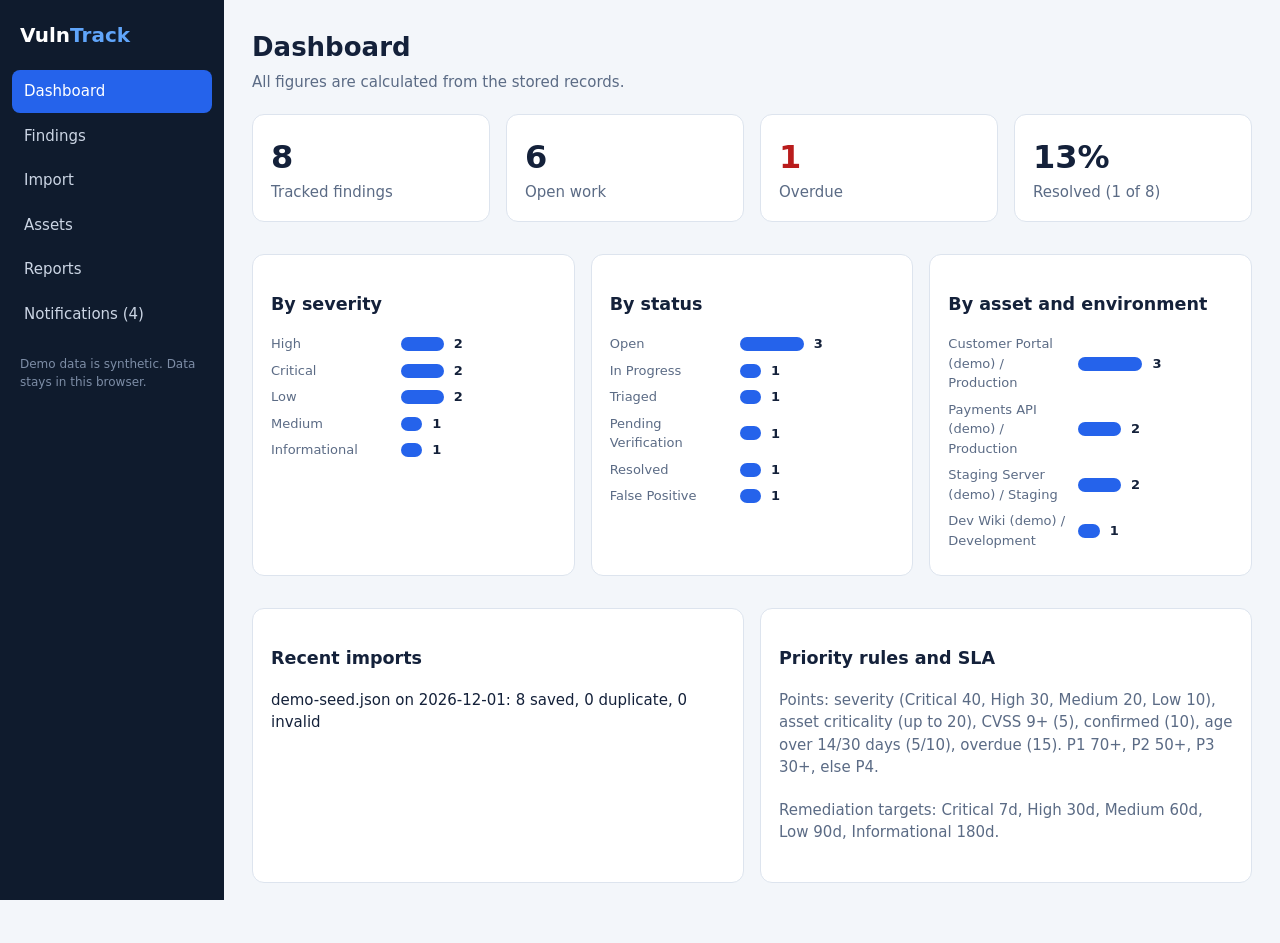
<file: app/vulntrack-prototype.html>
<!DOCTYPE html>
<html lang="en"><head><meta charset="utf-8"><title>VulnTrack</title>
<meta name="viewport" content="width=device-width, initial-scale=1, viewport-fit=cover">
<style>
:root{--bg:#f3f6fa;--card:#fff;--ink:#14213a;--mut:#5b6b85;--line:#dde4ee;--side:#0f1b2d;--acc:#2563eb;--crit:#b91c1c;--high:#c2410c;--med:#a16207;--low:#1d6fa5;--info:#64748b;--ok:#15803d;box-sizing:border-box;padding-top:env(safe-area-inset-top,0px);padding-bottom:env(safe-area-inset-bottom,0px)}
@media(prefers-color-scheme:dark){:root:not([data-theme="light"]){--bg:#0b1220;--card:#131d30;--ink:#e6ecf5;--mut:#9aa9bf;--line:#243049}}
:root[data-theme="dark"]{--bg:#0b1220;--card:#131d30;--ink:#e6ecf5;--mut:#9aa9bf;--line:#243049}
html{scroll-padding-top:env(safe-area-inset-top,0px)}*{box-sizing:border-box}
body{margin:0;background:var(--bg);color:var(--ink);font:15px/1.5 system-ui,-apple-system,"Segoe UI",Arial,sans-serif;display:flex;min-height:100vh}
aside{width:224px;background:var(--side);color:#cbd5e4;padding:20px 12px;position:sticky;top:0;height:100vh;flex-shrink:0}
aside h1{font-size:20px;color:#fff;margin:0 8px 20px}aside h1 span{color:#60a5fa}
aside button{display:flex;justify-content:space-between;width:100%;background:none;border:0;color:inherit;text-align:left;padding:10px 12px;border-radius:8px;font:inherit;cursor:pointer;margin-bottom:2px}
aside button:hover{background:#1a2a44}aside button.on{background:var(--acc);color:#fff}
aside small{display:block;margin:20px 8px 0;color:#7d8da6;font-size:12px}
main{flex:1;padding:28px;min-width:0;max-width:1300px}
h2{margin:0 0 4px;font-size:26px}.sub{color:var(--mut);margin:0 0 20px}
.grid{display:grid;grid-template-columns:repeat(auto-fit,minmax(200px,1fr));gap:16px;margin-bottom:16px}
.card{background:var(--card);border:1px solid var(--line);border-radius:12px;padding:18px;margin-bottom:16px}
.kpi b{display:block;font-size:32px}.kpi span{color:var(--mut)}
.bar{display:flex;align-items:center;gap:10px;margin:7px 0}.bar i{display:block;height:14px;border-radius:7px;background:var(--acc);min-width:3px}
.bar em{width:120px;font-style:normal;font-size:13px;color:var(--mut)}.bar b{font-size:13px}
.wrap{overflow-x:auto}table{width:100%;border-collapse:collapse}th,td{padding:10px;border-bottom:1px solid var(--line);text-align:left;vertical-align:top}th{font-size:12px;text-transform:uppercase;color:var(--mut);cursor:pointer}
tr.row:hover{background:rgba(37,99,235,.07);cursor:pointer}
.b{display:inline-block;padding:2px 9px;border-radius:99px;font-size:12px;font-weight:600;color:#fff;white-space:nowrap}
.Critical{background:var(--crit)}.High{background:var(--high)}.Medium{background:var(--med)}.Low{background:var(--low)}.Informational{background:var(--info)}
.s{background:#e0e7f3;color:#1e3a8a}.P1{background:var(--crit)}.P2{background:var(--high)}.P3{background:var(--med)}.P4{background:var(--info)}
.New{background:var(--ok)}.Duplicate{background:var(--med)}.Invalid{background:var(--crit)}
input,select,textarea,button.p,button.g{font:inherit;padding:8px 10px;border:1px solid var(--line);border-radius:8px;background:var(--card);color:var(--ink)}
textarea{width:100%;min-height:130px;font-family:ui-monospace,Consolas,monospace;font-size:13px}
button.p{background:var(--acc);color:#fff;border-color:var(--acc);cursor:pointer}button.g{cursor:pointer}button.d{background:var(--crit);color:#fff;border:0;padding:8px 12px;border-radius:8px;cursor:pointer}
.row2{display:flex;flex-wrap:wrap;gap:10px;margin-bottom:12px;align-items:center}
.modal{position:fixed;inset:0;background:rgba(5,10,20,.6);display:flex;justify-content:flex-end;z-index:9}
.panel{background:var(--bg);width:min(680px,100%);height:100%;overflow:auto;padding:24px}
.empty{padding:30px;text-align:center;color:var(--mut)}.warn{color:var(--high);font-size:13px}
.hist li{margin-bottom:6px;font-size:14px}ul{padding-left:18px}
@media(max-width:760px){body{flex-direction:column}aside{width:100%;height:auto;position:static;display:flex;flex-wrap:wrap;gap:4px}aside h1,aside small{width:100%}aside button{width:auto}main{padding:16px}}
</style></head><body>
<aside><h1>Vuln<span>Track</span></h1><div id="nav"></div><small>Demo data is synthetic. Data stays in this browser.</small></aside>
<main id="v"></main><div id="m"></div>
<script>
const SEV=['Critical','High','Medium','Low','Informational'],ST=['Open','Triaged','In Progress','Fix Submitted','Pending Verification','Resolved','Accepted Risk','False Positive'];
const SLA={Critical:7,High:30,Medium:60,Low:90,Informational:180},CR={Critical:20,High:15,Medium:8,Low:3},SW={Critical:40,High:30,Medium:20,Low:10,Informational:0};
const NEXT={Open:['Triaged','In Progress'],Triaged:['In Progress'],'In Progress':['Fix Submitted'],'Fix Submitted':['Pending Verification']};
const esc=s=>String(s??'').replace(/[&<>"']/g,c=>({'&':'&amp;','<':'&lt;','>':'&gt;','"':'&quot;',"'":'&#39;'}[c]));
const D=n=>new Date(Date.now()+n*864e5).toISOString().slice(0,10),today=()=>D(0),age=d=>Math.floor((Date.now()-new Date(d))/864e5);
let S,page='dash',sel=null,pv=null,flt={q:'',sev:'',st:'',sort:'p'};
function seed(){const A=[['a1','Customer Portal (demo)','Web application','Production','Critical'],['a2','Payments API (demo)','Internal service','Production','High'],['a3','Staging Server (demo)','Server','Staging','Medium'],['a4','Dev Wiki (demo)','Web application','Development','Low']].map(([id,name,type,env,crit])=>({id,name,type,env,crit,owner:'IT Ops'}));
const V=(i,t,a,sv,cv,cve,st,ow,fd,due,v)=>({id:'v'+i,title:t,asset:a,sev:sv,cvss:cv,cve,port:'443/tcp',status:st,owner:ow,found:D(-fd),due:D(due),confirmed:v,src:'Demo seed',rec:'Apply the vendor patch or the recommended configuration change.',ev:'Synthetic demonstration evidence.',hist:[{t:D(-fd),u:'system',x:'Imported from demo seed'}],ver:[]});
S={assets:A,imports:[{t:D(-3),name:'demo-seed.json',n:8,dup:0,bad:0}],vulns:[V(1,'Outdated TLS configuration','a1','High',7.4,'','Open','Asha',20,10,true),V(2,'SQL injection in search (demo)','a1','Critical',9.8,'','In Progress','Ravi',12,-2,true),V(3,'Missing security headers','a1','Low',null,'','Triaged','Asha',40,50,false),V(4,'Weak admin password policy','a2','High',null,'','Pending Verification','Meera',25,5,true),V(5,'Exposed debug endpoint','a3','Medium',5.3,'','Resolved','Ravi',60,-20,true),V(6,'Directory listing enabled','a4','Low',3.1,'','Open','',8,80,false),V(7,'Legacy library with known flaws','a2','Critical',null,'','Open','',5,2,false),V(8,'Banner discloses version','a3','Informational',null,'','False Positive','Meera',30,100,false)]};
S.vulns[4].ver=[{t:D(-18),by:'Meera',m:'Re-test',n:'Endpoint returns 404.',ok:true}];S.vulns[4].hist.push({t:D(-18),u:'Meera',x:'Verification passed: Resolved'});}
try{S=JSON.parse(localStorage.getItem('vt2'))}catch(e){}if(!S)seed();
const save=()=>{try{localStorage.setItem('vt2',JSON.stringify(S))}catch(e){}};
const AS=id=>S.assets.find(a=>a.id==id)||{name:'Unknown asset',crit:'Unknown'};
const due=v=>v.due||D(SLA[v.sev]-age(v.found));
function prio(v){let p=SW[v.sev],r=[`Severity ${v.sev}: +${SW[v.sev]}`];const c=AS(v.asset).crit;
if(CR[c]){p+=CR[c];r.push(`Asset criticality ${c}: +${CR[c]}`)}else r.push('Asset criticality unknown: +0 (fallback)');
if(v.cvss!=null&&v.cvss>=9){p+=5;r.push(`CVSS ${v.cvss} is 9.0 or higher: +5`)}else if(v.cvss==null)r.push('CVSS not provided: severity used alone');
if(v.confirmed){p+=10;r.push('Confirmed finding: +10')}else r.push('Not confirmed: +0');
const a=age(v.found);if(a>30){p+=10;r.push(`Age ${a} days (over 30): +10`)}else if(a>14){p+=5;r.push(`Age ${a} days (over 14): +5`)}
const od=today()>due(v)&&!closed(v);if(od){p+=15;r.push(`Overdue since ${due(v)}: +15`)}
return{p,l:p>=70?'P1':p>=50?'P2':p>=30?'P3':'P4',r,od}}
const closed=v=>['Resolved','Accepted Risk','False Positive'].includes(v.status);
const bd=(c,t)=>`<span class="b ${c}">${esc(t??c)}</span>`;
function log(v,x){v.hist.push({t:today(),u:'analyst',x});save()}
function nav(){const n=notes().length;document.getElementById('nav').innerHTML=[['dash','Dashboard'],['find','Findings'],['imp','Import'],['assets','Assets'],['rep','Reports'],['note','Notifications'+(n?` (${n})`:'')]].map(([k,l])=>`<button data-a="go" data-v="${k}" class="${page==k?'on':''}">${l}</button>`).join('')}
function notes(){const o=[];S.vulns.forEach(v=>{const p=prio(v);if(p.od)o.push(`Overdue: ${v.title} (due ${due(v)})`);else if(!closed(v)&&due(v)<=D(7))o.push(`Due within 7 days: ${v.title} (${due(v)})`);if(v.ver.some(x=>!x.ok)&&!closed(v))o.push(`Verification failed earlier: ${v.title}`);if(v.owner&&!closed(v)&&v.status=='Open')o.push(`Assigned to ${v.owner}: ${v.title}`)});S.imports.slice(-3).forEach(i=>{if(i.hi)o.push(`${i.hi} high-severity finding(s) imported from ${i.name}`)});return o}
const bars=(o,tot)=>Object.entries(o).map(([k,n])=>`<div class="bar"><em>${esc(k)}</em><i style="width:${n/Math.max(tot,1)*60}%"></i><b>${n}</b></div>`).join('')||'<div class="empty">No data</div>';
const cnt=(l,f)=>l.reduce((o,x)=>(o[f(x)]=(o[f(x)]||0)+1,o),{});
const R={
dash(){const V=S.vulns;if(!V.length)return`<h2>Dashboard</h2><div class="card empty">No findings yet. Import a scan file or seed data to begin.</div>`;
const op=V.filter(v=>!closed(v)),rs=V.filter(v=>v.status=='Resolved'),od=V.filter(v=>prio(v).od),pct=Math.round(rs.length/V.length*100);
return`<h2>Dashboard</h2><p class="sub">All figures are calculated from the stored records.</p><div class="grid">
<div class="card kpi"><b>${V.length}</b><span>Tracked findings</span></div><div class="card kpi"><b>${op.length}</b><span>Open work</span></div><div class="card kpi"><b style="color:var(--crit)">${od.length}</b><span>Overdue</span></div><div class="card kpi"><b>${pct}%</b><span>Resolved (${rs.length} of ${V.length})</span></div></div>
<div class="grid"><div class="card"><h3>By severity</h3>${bars(cnt(V,v=>v.sev),V.length)}</div><div class="card"><h3>By status</h3>${bars(cnt(V,v=>v.status),V.length)}</div>
<div class="card"><h3>By asset and environment</h3>${bars(cnt(V,v=>AS(v.asset).name+' / '+AS(v.asset).env),V.length)}</div></div>
<div class="grid"><div class="card"><h3>Recent imports</h3>${S.imports.slice(-4).reverse().map(i=>`<p>${esc(i.name)} on ${i.t}: ${i.n} saved, ${i.dup} duplicate, ${i.bad} invalid</p>`).join('')}</div>
<div class="card"><h3>Priority rules and SLA</h3><p class="sub">Points: severity (Critical 40, High 30, Medium 20, Low 10), asset criticality (up to 20), CVSS 9+ (5), confirmed (10), age over 14/30 days (5/10), overdue (15). P1 70+, P2 50+, P3 30+, else P4.</p><p class="sub">Remediation targets: ${SEV.map(s=>s+' '+SLA[s]+'d').join(', ')}.</p></div></div>`},
find(){let L=S.vulns.map(v=>({v,p:prio(v)})).filter(({v})=>(!flt.sev||v.sev==flt.sev)&&(!flt.st||v.status==flt.st)&&(v.title+v.cve+AS(v.asset).name+v.owner).toLowerCase().includes(flt.q.toLowerCase()));
L.sort((a,b)=>flt.sort=='p'?b.p.p-a.p.p:flt.sort=='d'?due(a.v).localeCompare(due(b.v)):SEV.indexOf(a.v.sev)-SEV.indexOf(b.v.sev));
return`<h2>Findings</h2><p class="sub">Sorted by remediation priority by default. Click a row for details.</p><div class="row2"><input id="q" placeholder="Search" value="${esc(flt.q)}"><select id="fs"><option value="">All severities</option>${SEV.map(s=>`<option ${flt.sev==s?'selected':''}>${s}</option>`).join('')}</select><select id="ft"><option value="">All statuses</option>${ST.map(s=>`<option ${flt.st==s?'selected':''}>${s}</option>`).join('')}</select><select id="so"><option value="p">Sort: priority</option><option value="s" ${flt.sort=='s'?'selected':''}>Sort: severity</option><option value="d" ${flt.sort=='d'?'selected':''}>Sort: due date</option></select><button class="g" data-a="nf">+ New finding</button></div>
<div class="card wrap">${L.length?`<table><tr><th>Priority</th><th>Finding</th><th>Severity</th><th>Status</th><th>Asset</th><th>Owner</th><th>Due</th></tr>${L.map(({v,p})=>`<tr class="row" data-a="open" data-v="${v.id}"><td>${bd(p.l,p.l+' · '+p.p)}</td><td>${esc(v.title)}<br><small>${esc(v.cve||'CVE: Not provided')}</small></td><td>${bd(v.sev)}</td><td>${bd('s',v.status)}</td><td>${esc(AS(v.asset).name)}</td><td>${esc(v.owner||'Unassigned')}</td><td>${due(v)}${p.od?' <span class="warn">overdue</span>':''}</td></tr>`).join('')}</table>`:'<div class="empty">No findings match these filters.</div>'}</div>`},
imp(){return`<h2>Import scan results</h2><p class="sub">Supported: VulnTrack JSON (array) and CSV with a header row. Nmap XML and Nessus CSV are not implemented in this version.</p>
<div class="card"><div class="row2"><input type="file" id="f" accept=".json,.csv"><button class="g" data-a="sample">Load sample JSON</button></div><textarea id="t" placeholder='[{"title":"Open admin panel","asset":"Customer Portal (demo)","severity":"High","cve":"","cvss":"","port":"8080/tcp","recommendation":"Restrict access"}]'></textarea>
<p class="sub">Required: title, asset (must match an existing asset name), severity. Optional: cve, cvss, port, description, recommendation.</p><button class="p" data-a="parse">Preview</button></div><div id="pv">${pv?PV():''}</div>
<div class="card"><h3>Import history</h3>${S.imports.slice().reverse().map(i=>`<p>${i.t} · ${esc(i.name)} · ${i.n} saved, ${i.dup} duplicate, ${i.bad} invalid</p>`).join('')}</div>`},
assets(){return`<h2>Asset inventory</h2><p class="sub">Adding an asset never triggers a scan.</p><div class="card"><div class="row2"><input id="an" placeholder="Name"><select id="at"><option>Web application</option><option>Server</option><option>Internal service</option></select><select id="ae"><option>Production</option><option>Staging</option><option>Development</option></select><select id="ac"><option>Critical</option><option>High</option><option selected>Medium</option><option>Low</option></select><input id="ao" placeholder="Owner"><button class="p" data-a="adda">Add asset</button></div><p id="ae2" class="warn"></p></div>
<div class="card wrap"><table><tr><th>Name</th><th>Type</th><th>Environment</th><th>Criticality</th><th>Owner</th><th>Findings</th><th></th></tr>${S.assets.map(a=>`<tr><td>${esc(a.name)}</td><td>${esc(a.type)}</td><td>${esc(a.env)}</td><td>${esc(a.crit)}</td><td>${esc(a.owner)}</td><td>${S.vulns.filter(v=>v.asset==a.id).length}</td><td><button class="g" data-a="cyc" data-v="${a.id}">Change criticality</button></td></tr>`).join('')}</table></div>`},
rep(){return`<h2>Reports</h2><p class="sub">Exports use the filters below. Cells starting with = + - @ are neutralised to block spreadsheet formula injection.</p><div class="card"><div class="row2"><select id="rs"><option value="">All severities</option>${SEV.map(s=>`<option>${s}</option>`).join('')}</select><select id="rt"><option value="">All statuses</option>${ST.map(s=>`<option>${s}</option>`).join('')}</select><select id="ra"><option value="">All assets</option>${S.assets.map(a=>`<option value="${a.id}">${esc(a.name)}</option>`).join('')}</select><button class="p" data-a="exp">Generate CSV</button></div><textarea id="out" readonly placeholder="CSV appears here. Select all and copy."></textarea></div>`},
note(){const n=notes();return`<h2>Notifications</h2><p class="sub">In-app only. No email is sent.</p><div class="card">${n.length?'<ul>'+n.map(x=>`<li>${esc(x)}</li>`).join('')+'</ul>':'<div class="empty">Nothing needs attention.</div>'}</div>`}};
function PV(){return`<div class="card wrap"><h3>Preview</h3><p>${pv.filter(r=>r.s=='New').length} new, ${pv.filter(r=>r.s=='Duplicate').length} duplicate, ${pv.filter(r=>r.s=='Invalid').length} invalid</p><table><tr><th>Result</th><th>Title</th><th>Asset</th><th>Severity</th><th>Note</th></tr>${pv.map(r=>`<tr><td>${bd(r.s)}</td><td>${esc(r.o.title)}</td><td>${esc(r.o.asset)}</td><td>${esc(r.o.severity)}</td><td>${esc(r.n||'')}</td></tr>`).join('')}</table><br><button class="p" data-a="commit">Save ${pv.filter(r=>r.s=='New').length} new finding(s)</button></div>`}
function csv(t){const rows=[];let r=[],c='',q=false;for(let i=0;i<t.length;i++){const h=t[i];if(q){if(h=='"'&&t[i+1]=='"'){c+='"';i++}else if(h=='"')q=false;else c+=h}else if(h=='"')q=true;else if(h==','){r.push(c);c=''}else if(h=='\n'){r.push(c.replace(/\r$/,''));rows.push(r);r=[];c=''}else c+=h}if(c||r.length){r.push(c);rows.push(r)}const [H,...B]=rows.filter(x=>x.join('').trim());if(!H)throw Error('Empty CSV');const k=H.map(x=>x.trim().toLowerCase());return B.map(b=>Object.fromEntries(k.map((h,i)=>[h,(b[i]||'').trim()])))}
function parse(txt,name){let rows;try{rows=name.endsWith('.csv')||!txt.trim().startsWith('[')?csv(txt):JSON.parse(txt);if(!Array.isArray(rows))throw Error('JSON must be an array')}catch(e){return alert('Cannot parse file: '+e.message+'. Supported formats: JSON array or CSV with header.')}
if(rows.length>1000)return alert('Too many records (limit 1000).');
const seen=new Set(S.vulns.map(v=>key(v)));pv=rows.map(o=>{o=o||{};const a=S.assets.find(x=>x.name.toLowerCase()==String(o.asset||'').toLowerCase()),sv=SEV.find(s=>s.toLowerCase()==String(o.severity||'').toLowerCase());let n='';
if(!String(o.title||'').trim())n='Title missing';else if(!a)n='Unknown asset';else if(!sv)n='Severity must be one of '+SEV.join(', ');else if(o.cvss!==''&&o.cvss!=null&&(isNaN(o.cvss)||o.cvss<0||o.cvss>10))n='CVSS must be 0-10';
if(n)return{s:'Invalid',o,n};const nv={id:'v'+Date.now()+Math.random().toString(36).slice(2,6),title:String(o.title).slice(0,200),asset:a.id,sev:sv,cvss:o.cvss===''||o.cvss==null?null:+o.cvss,cve:String(o.cve||'').trim(),port:o.port||'Unknown',status:'Open',owner:'',found:today(),due:'',confirmed:false,src:name,rec:o.recommendation||'Not provided',ev:o.description||'Not provided',hist:[{t:today(),u:'analyst',x:'Imported from '+name}],ver:[]};
const k=key(nv);if(seen.has(k))return{s:'Duplicate',o,n:'Same asset, identifier and service already tracked'};seen.add(k);return{s:'New',o,nv}});pv.name=name;render()}
const key=v=>[v.asset,(v.cve||v.title).toLowerCase(),v.port].join('|');
function detail(id){const v=S.vulns.find(x=>x.id==id);if(!v)return;const p=prio(v),nx=NEXT[v.status]||[];
document.getElementById('m').innerHTML=`<div class="modal" data-a="close"><div class="panel"><div class="row2"><h2 style="flex:1">${esc(v.title)}</h2><button class="g" data-a="close">Close</button></div>
<p>${bd(v.sev)} ${bd('s',v.status)} ${bd(p.l,p.l+' priority · '+p.p+' pts')}</p>
<div class="card"><h3>Why this priority</h3><ul>${p.r.map(x=>`<li>${esc(x)}</li>`).join('')}</ul><p class="sub">Severity is unchanged by asset criticality.</p></div>
<div class="card"><p><b>Asset:</b> ${esc(AS(v.asset).name)} (${esc(AS(v.asset).crit)})<br><b>CVE:</b> ${esc(v.cve||'Not provided')} · <b>CVSS:</b> ${v.cvss??'Not provided'} · <b>Service:</b> ${esc(v.port)}<br><b>Source:</b> ${esc(v.src)} · <b>Found:</b> ${v.found}<br><b>Evidence:</b> ${esc(v.ev)}<br><b>Recommendation:</b> ${esc(v.rec)}</p>
<div class="row2"><input id="ow" placeholder="Owner" value="${esc(v.owner)}"><input type="date" id="du" value="${due(v)}"><button class="g" data-a="sv" data-v="${v.id}">Save owner and due date</button></div></div>
<div class="card"><h3>Workflow</h3><div class="row2">${nx.map(s=>`<button class="p" data-a="mv" data-v="${v.id}|${s}">Move to ${s}</button>`).join('')}${['Open','Triaged','In Progress'].includes(v.status)?`<button class="g" data-a="fp" data-v="${v.id}">Mark false positive</button>`:''}${closed(v)?`<button class="g" data-a="mv" data-v="${v.id}|Open">Reopen</button>`:''}</div>
${!closed(v)?`<div class="row2"><input id="ar" placeholder="Accepted-risk reason"><input type="date" id="ad"><button class="g" data-a="acc" data-v="${v.id}">Accept risk</button></div>`:''}
${v.status=='Pending Verification'?`<h3>Record verification</h3><div class="row2"><input id="vm" placeholder="Method (e.g. re-test)"><input id="vn" placeholder="Evidence or notes" style="flex:1"></div><button class="p" data-a="ver" data-v="${v.id}|1">Pass: resolve</button> <button class="d" data-a="ver" data-v="${v.id}|0">Fail: reopen</button>`:'<p class="sub">Resolved is only reachable through a recorded verification pass.</p>'}<p id="er" class="warn"></p></div>
<div class="card"><h3>Verification records</h3>${v.ver.map(x=>`<p>${x.t} · ${esc(x.by)} · ${esc(x.m)} · ${x.ok?'Pass':'Fail'}<br><small>${esc(x.n)}</small></p>`).join('')||'<p class="sub">None yet.</p>'}</div>
<div class="card"><h3>Audit trail</h3><ul class="hist">${v.hist.slice().reverse().map(h=>`<li>${h.t} · ${esc(h.u)}: ${esc(h.x)}</li>`).join('')}</ul></div></div></div>`}
const $=i=>document.getElementById(i),err=t=>{$('er')&&($('er').textContent=t)};
const A={go(v){page=v;render()},close(){$('m').innerHTML=''},open:detail,
nf(){const t=prompt('Finding title');if(!t||!S.assets.length)return;const sv=prompt('Severity: '+SEV.join(', '),'Medium'),s=SEV.find(x=>x.toLowerCase()==(sv||'').toLowerCase());if(!s)return alert('Invalid severity');S.vulns.push({id:'v'+Date.now(),title:t.slice(0,200),asset:S.assets[0].id,sev:s,cvss:null,cve:'',port:'Unknown',status:'Open',owner:'',found:today(),due:'',confirmed:false,src:'Manual',rec:'Not provided',ev:'Not provided',hist:[{t:today(),u:'analyst',x:'Created manually (asset defaults to the first one, change it by re-importing)'}],ver:[]});save();render()},
sample(){$('t').value=JSON.stringify([{title:'Open admin panel',asset:'Customer Portal (demo)',severity:'High',cve:'',cvss:'',port:'8080/tcp',recommendation:'Restrict access by IP'},{title:'Outdated TLS configuration',asset:'Customer Portal (demo)',severity:'High',port:'443/tcp'},{title:'Unknown host issue',asset:'Nope',severity:'Low'},{title:'Weak cipher',asset:'Payments API (demo)',severity:'Urgent'}],null,1)},
parse(){const f=$('f').files[0],t=$('t').value;if(f){if(f.size>1e6)return alert('File too large (1 MB limit).');const r=new FileReader();r.onload=()=>parse(r.result,f.name);r.readAsText(f)}else if(t.trim())parse(t,'pasted.json');else alert('Choose a file or paste data.')},
commit(){const n=pv.filter(r=>r.s=='New');S.vulns.push(...n.map(r=>r.nv));S.imports.push({t:today(),name:pv.name,n:n.length,dup:pv.filter(r=>r.s=='Duplicate').length,bad:pv.filter(r=>r.s=='Invalid').length,hi:n.filter(r=>['Critical','High'].includes(r.nv.sev)).length});pv=null;save();page='find';render()},
adda(){const n=$('an').value.trim();if(!n)return $('ae2').textContent='Name is required.';if(S.assets.some(a=>a.name.toLowerCase()==n.toLowerCase()))return $('ae2').textContent='Asset already exists.';S.assets.push({id:'a'+Date.now(),name:n.slice(0,100),type:$('at').value,env:$('ae').value,crit:$('ac').value,owner:$('ao').value.slice(0,60)||'Unassigned'});save();render()},
cyc(id){const a=S.assets.find(x=>x.id==id),o=['Low','Medium','High','Critical'];a.crit=o[(o.indexOf(a.crit)+1)%4];save();render()},
sv(id){const v=S.vulns.find(x=>x.id==id),o=$('ow').value.trim().slice(0,60),d=$('du').value;if(o!=v.owner)log(v,'Owner set to '+(o||'Unassigned'));if(d&&d!=due(v))log(v,'Due date set to '+d);v.owner=o;v.due=d;save();detail(id);render()},
mv(x){const[id,s]=x.split('|'),v=S.vulns.find(y=>y.id==id);log(v,`Status ${v.status} to ${s}`);v.status=s;save();detail(id);render()},
fp(id){const v=S.vulns.find(y=>y.id==id);log(v,'Marked false positive');v.status='False Positive';save();detail(id);render()},
acc(id){const r=$('ar').value.trim(),d=$('ad').value;if(!r||!d)return err('Accepted risk needs a reason and a review date.');const v=S.vulns.find(y=>y.id==id);log(v,`Risk accepted: ${r} (review by ${d})`);v.status='Accepted Risk';save();detail(id);render()},
ver(x){const[id,ok]=x.split('|'),m=$('vm').value.trim(),n=$('vn').value.trim();if(!m||!n)return err('Method and evidence or notes are required.');const v=S.vulns.find(y=>y.id==id);v.ver.push({t:today(),by:'analyst',m,n,ok:ok=='1'});v.status=ok=='1'?'Resolved':'In Progress';log(v,ok=='1'?'Verification passed: Resolved':'Verification failed: returned to In Progress');detail(id);render()},
exp(){const s=$('rs').value,t=$('rt').value,a=$('ra').value,q=x=>{x=String(x??'');if(/^[=+\-@\t\r]/.test(x))x="'"+x;return'"'+x.replace(/"/g,'""')+'"'};const L=S.vulns.filter(v=>(!s||v.sev==s)&&(!t||v.status==t)&&(!a||v.asset==a));
$('out').value=[['Generated '+today()],['Title','CVE','Asset','Severity','CVSS','Status','Priority','Owner','Recommendation','Due','Verification']].concat(L.map(v=>{const l=v.ver[v.ver.length-1];return[v.title,v.cve||'Not provided',AS(v.asset).name,v.sev,v.cvss??'Not provided',v.status,prio(v).l,v.owner||'Unassigned',v.rec,due(v),l?(l.ok?'Pass ':'Fail ')+l.t:'None']})).map(r=>r.map(q).join(',')).join('\n')}};
document.addEventListener('click',e=>{const b=e.target.closest('[data-a]');if(b&&A[b.dataset.a]){if(b.classList.contains('modal')&&e.target!==b)return;A[b.dataset.a](b.dataset.v)}});
document.addEventListener('input',e=>{const i=e.target.id;if(i=='q'){flt.q=e.target.value;const p=e.target.selectionStart;render();const n=$('q');n.focus();n.setSelectionRange(p,p)}});
document.addEventListener('change',e=>{const i=e.target.id,m={fs:'sev',ft:'st',so:'sort'};if(m[i]){flt[m[i]]=e.target.value;render()}});
function render(){nav();$('v').innerHTML=R[page]()}render();
</script></body></html>
</file>
